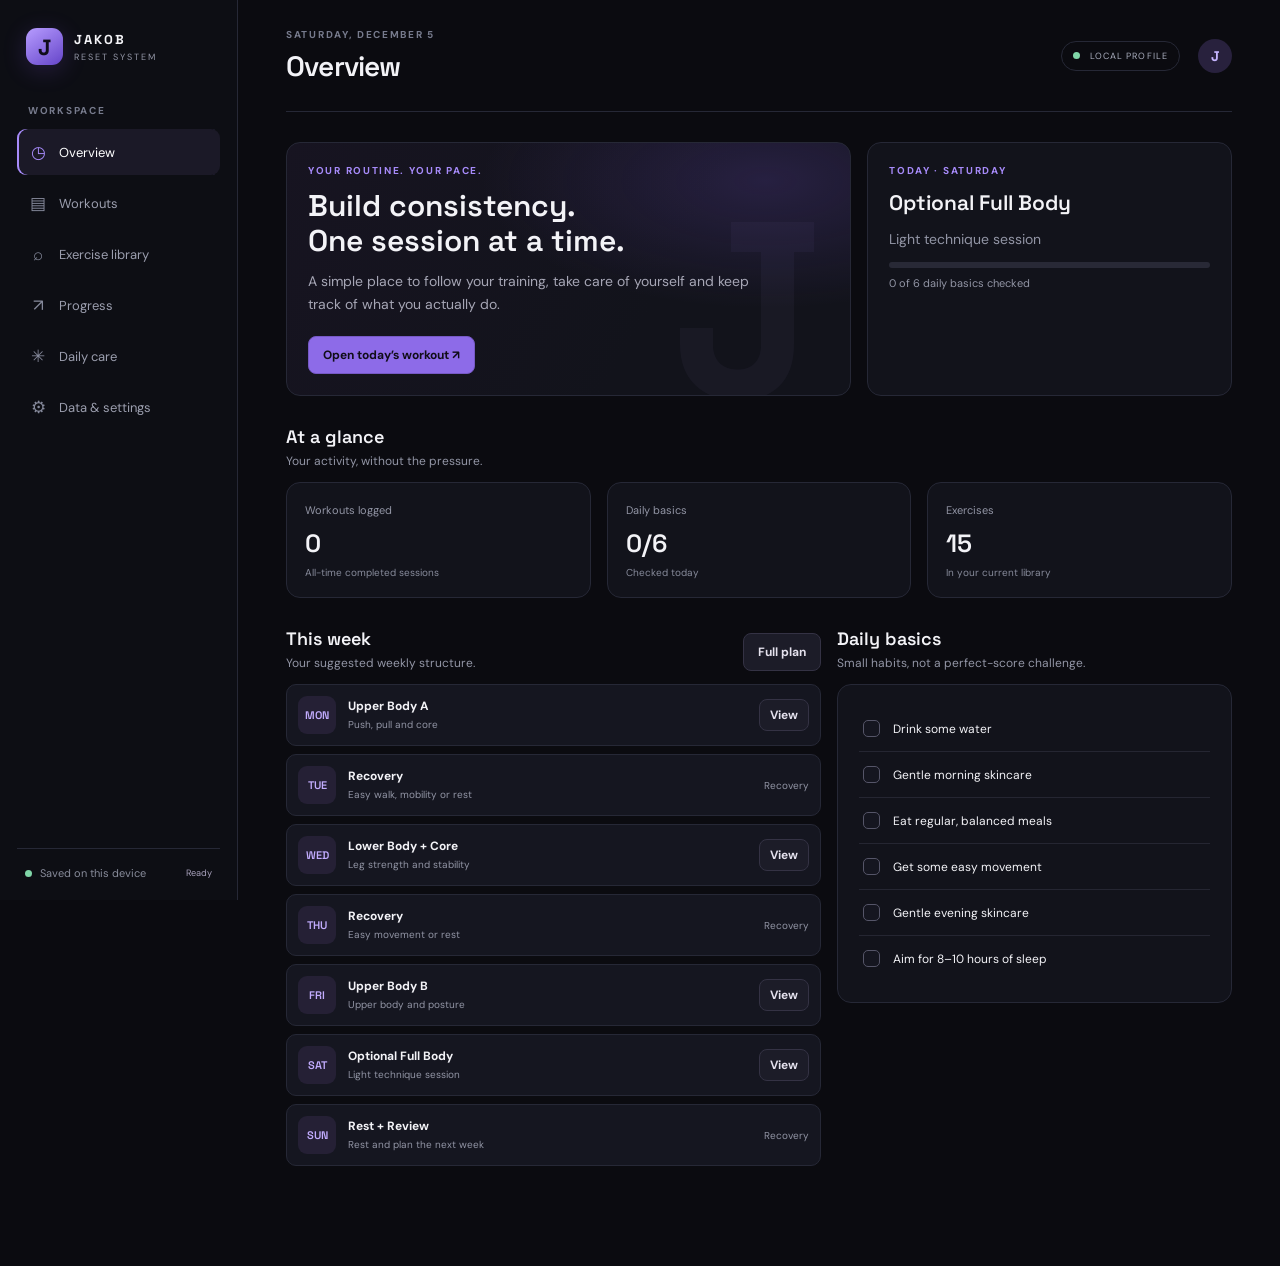
<file: index.html>
<!doctype html>
<html lang="en">
<head>
<meta charset="utf-8"><meta name="viewport" content="width=device-width,initial-scale=1">
<meta name="theme-color" content="#0b0b10"><meta name="description" content="Jakob Reset — workouts, habits and progress.">
<title>Jakob Reset</title>
<link rel="preconnect" href="https://fonts.googleapis.com"><link rel="preconnect" href="https://fonts.gstatic.com" crossorigin>
<link href="https://fonts.googleapis.com/css2?family=DM+Sans:wght@400;500;600;700&family=Space+Grotesk:wght@500;600;700&display=swap" rel="stylesheet">
<link rel="stylesheet" href="style.css"><link rel="manifest" href="manifest.webmanifest">
</head>
<body>
<div class="app-shell">
<aside class="sidebar">
  <div class="brand"><div class="brand-mark">J</div><div><strong>JAKOB</strong><span>RESET SYSTEM</span></div></div>
  <div class="side-label">WORKSPACE</div>
  <nav id="sideNav">
    <button class="nav-item active" data-view="today"><span>◷</span> Overview</button>
    <button class="nav-item" data-view="workouts"><span>▤</span> Workouts</button>
    <button class="nav-item" data-view="library"><span>⌕</span> Exercise library</button>
    <button class="nav-item" data-view="progress"><span>↗</span> Progress</button>
    <button class="nav-item" data-view="care"><span>✳</span> Daily care</button>
    <button class="nav-item" data-view="settings"><span>⚙</span> Data & settings</button>
  </nav>
  <div class="sidebar-bottom"><div class="status-dot"></div><span>Saved on this device</span><small id="saveState">Ready</small></div>
</aside>
<main class="main">
  <header class="topbar"><div><div class="eyebrow" id="dateLine">YOUR PERSONAL DASHBOARD</div><h1 id="pageTitle">Overview</h1></div><div class="top-right"><span class="local-pill"><i></i> LOCAL PROFILE</span><div class="avatar">J</div></div></header>
  <div id="content" class="content"></div>
</main>
</div>
<div class="mobile-nav" id="mobileNav">
<button class="active" data-view="today"><b>◷</b>Home</button><button data-view="workouts"><b>▤</b>Plan</button><button data-view="library"><b>⌕</b>Exercises</button><button data-view="progress"><b>↗</b>Progress</button><button data-view="settings"><b>⚙</b>More</button>
</div>
<div id="toast" class="toast"></div>
<input type="file" id="planInput" accept=".json,application/json" hidden><input type="file" id="backupInput" accept=".json,application/json" hidden>
<script src="app.js"></script>
</body></html>
</file>
<file: style.css>
*{box-sizing:border-box} :root{--bg:#0b0b10;--panel:#12131b;--panel2:#171923;--line:#262836;--text:#f3f3f7;--muted:#9295a5;--purple:#a78bfa;--purple2:#7c5ce7;--green:#9de2bd;--red:#ff9b9b}body{margin:0;background:var(--bg);color:var(--text);font-family:'DM Sans',sans-serif;font-size:14px}button,input{font:inherit}button{cursor:pointer}.app-shell{min-height:100vh;display:flex}.sidebar{width:238px;border-right:1px solid var(--line);padding:28px 17px 20px;display:flex;flex-direction:column;position:fixed;inset:0 auto 0 0;background:#0d0e14;z-index:5}.brand{display:flex;align-items:center;gap:11px;padding:0 9px 39px}.brand-mark{width:37px;height:37px;border-radius:11px;background:linear-gradient(145deg,#b79cff,#6545c9);display:grid;place-items:center;color:#100d1b;font:700 22px 'Space Grotesk';box-shadow:0 5px 25px #8b5cf633}.brand strong{display:block;font:700 13px 'Space Grotesk';letter-spacing:2px}.brand span{display:block;color:var(--muted);font-size:9px;letter-spacing:2px;margin-top:3px}.side-label,.eyebrow{font-size:10px;letter-spacing:1.7px;color:#777b8d;font-weight:700}.side-label{padding:0 11px 12px}.sidebar nav{display:grid;gap:5px}.nav-item{border:0;background:transparent;color:#9b9eae;text-align:left;padding:12px 12px;border-radius:9px;display:flex;align-items:center;gap:12px;font-size:13px}.nav-item span{font-size:17px;width:18px;text-align:center;color:#85899b}.nav-item:hover,.nav-item.active{background:#1b1927;color:#fff}.nav-item.active{box-shadow:inset 2px 0 var(--purple)}.nav-item.active span{color:var(--purple)}.sidebar-bottom{margin-top:auto;border-top:1px solid var(--line);padding:17px 8px 0;display:flex;align-items:center;gap:8px;color:#888c9b;font-size:11px}.sidebar-bottom small{margin-left:auto;color:#a8a1bc}.status-dot,.local-pill i{width:7px;height:7px;border-radius:50%;background:#80d6a8;display:inline-block}.main{margin-left:238px;width:calc(100% - 238px);max-width:1600px;padding:0 48px 70px}.topbar{height:112px;display:flex;align-items:center;justify-content:space-between;border-bottom:1px solid var(--line)}h1{font:600 28px 'Space Grotesk';margin:7px 0 0;letter-spacing:-.8px}.top-right{display:flex;align-items:center;gap:18px}.local-pill{border:1px solid var(--line);border-radius:30px;padding:8px 11px;color:#aaaebe;font-size:9px;letter-spacing:1.1px}.local-pill i{margin-right:7px}.avatar{width:34px;height:34px;border-radius:50%;display:grid;place-items:center;background:#28213d;color:#c6b5ff;font:700 14px 'Space Grotesk'}.content{padding:30px 0;max-width:1180px}.grid{display:grid;gap:16px}.hero-grid{grid-template-columns:1.55fr 1fr}.panel{background:var(--panel);border:1px solid var(--line);border-radius:14px;padding:21px}.hero{min-height:210px;position:relative;overflow:hidden;background:radial-gradient(ellipse at 85% 15%,#6043a944,transparent 42%),linear-gradient(120deg,#171421,#12131b 65%)}.hero:after{content:"J";position:absolute;right:25px;bottom:-75px;font:700 250px 'Space Grotesk';color:#b69aff0b;pointer-events:none}.hero h2{font:600 30px 'Space Grotesk';max-width:480px;line-height:1.15;margin:12px 0}.hero p{color:#a6a6b5;max-width:470px;line-height:1.65;margin:0 0 20px}.kicker{color:var(--purple);font-size:10px;letter-spacing:1.7px;font-weight:700}.button{border:1px solid #7659c5;background:#8d6be8;color:#100d18;border-radius:8px;padding:10px 14px;font-weight:700;font-size:12px}.button:hover{filter:brightness(1.12)}.button.secondary{background:#1c1c28;color:#e4e1ed;border-color:#343244}.button.ghost{background:transparent;color:#bfb4e5;border-color:#3a334f}.button.danger{background:#2b171c;color:#ffaaaa;border-color:#573039}.section-head{display:flex;align-items:end;justify-content:space-between;margin:29px 0 13px}.section-head h2{font:600 18px 'Space Grotesk';margin:0}.section-head p{color:var(--muted);font-size:12px;margin:5px 0 0}.stats{grid-template-columns:repeat(3,1fr)}.stat{padding:17px 18px}.stat label{color:var(--muted);font-size:11px}.stat strong{display:block;font:600 25px 'Space Grotesk';margin:9px 0 3px}.stat small{color:#878b9b;font-size:10px}.progress-track{height:6px;background:#282936;border-radius:8px;overflow:hidden;margin-top:13px}.progress-fill{height:100%;background:linear-gradient(90deg,#8866e7,#c1a8ff);border-radius:8px;transition:width .2s}.two-col{grid-template-columns:1.15fr .85fr}.day-list{display:grid;gap:8px}.day-row{display:flex;align-items:center;gap:12px;padding:11px;border:1px solid var(--line);border-radius:10px;background:#151620}.day-tag{width:38px;height:38px;border-radius:9px;background:#252035;color:#c3adff;display:grid;place-items:center;font:600 11px 'Space Grotesk'}.day-info{flex:1;min-width:0}.day-info strong{display:block;font-size:12px}.day-info small{color:var(--muted);font-size:10px}.day-row .button{padding:7px 10px}.habit-row{display:flex;align-items:center;gap:10px;padding:11px 0;border-bottom:1px solid #252632}.habit-row:last-child{border:0}.check{appearance:none;width:17px;height:17px;border:1px solid #555568;border-radius:5px;background:#151620;cursor:pointer;flex:none}.check:checked{background:var(--purple);border-color:var(--purple)}.check:checked:after{content:'✓';display:block;color:#14111d;font-weight:800;font-size:12px;text-align:center;line-height:15px}.habit-row label{flex:1;font-size:12px}.habit-row.done label{color:#7f8493;text-decoration:line-through}.muted{color:var(--muted)}.workout-card{padding:17px;display:flex;gap:14px;align-items:center}.workout-icon{width:45px;height:45px;border-radius:11px;background:#29213e;color:#c2aaff;display:grid;place-items:center;font-size:20px}.workout-card .grow{flex:1}.workout-card h3{margin:0 0 5px;font:600 15px 'Space Grotesk'}.workout-card p{margin:0;color:var(--muted);font-size:11px}.exercise-list{display:grid;gap:10px}.exercise-card{display:grid;grid-template-columns:74px 1fr auto;gap:14px;align-items:center;padding:13px;background:#151620;border:1px solid var(--line);border-radius:11px}.exercise-thumb{height:66px;border-radius:8px;background:linear-gradient(145deg,#29213d,#191a25);display:grid;place-items:center;color:#b9a2ff;font:600 22px 'Space Grotesk'}.exercise-card h3{font:600 14px 'Space Grotesk';margin:0 0 4px}.exercise-card p{margin:0;color:var(--muted);font-size:11px;line-height:1.5}.exercise-actions{display:flex;gap:7px;flex-wrap:wrap;justify-content:end}.small-btn{background:#222331;border:1px solid #373849;color:#d7d3e4;border-radius:7px;padding:7px 9px;font-size:10px}.workout-top{display:flex;justify-content:space-between;align-items:start;gap:15px}.workout-top h2{font:600 23px 'Space Grotesk';margin:5px 0}.workout-top p{color:var(--muted);font-size:12px;line-height:1.5;max-width:640px}.exercise-detail{padding:18px;margin-top:12px}.detail-head{display:flex;justify-content:space-between;gap:12px}.detail-head h3{font:600 16px 'Space Grotesk';margin:0 0 5px}.meta{color:#a9a3ba;font-size:11px}.detail-body{color:#c3c4ce;line-height:1.7;font-size:12px;margin:14px 0}.form-list{padding-left:18px;color:#9fa2b1;font-size:11px;line-height:1.8}.set-grid{display:grid;grid-template-columns:repeat(auto-fit,minmax(130px,1fr));gap:8px;margin-top:14px}.set-box{background:#101119;border:1px solid #303141;border-radius:9px;padding:10px}.set-box label{display:block;color:var(--muted);font-size:10px;margin-bottom:7px}.set-box input{width:100%;background:#1b1c27;border:1px solid #353648;color:#fff;border-radius:6px;padding:8px;font-size:12px}.set-box .checkline{display:flex;align-items:center;gap:7px;margin-top:8px;color:#aaaebe;font-size:10px}.link-row{display:flex;gap:9px;flex-wrap:wrap;margin-top:12px}.text-link{color:#c2adff;text-decoration:none;font-size:11px}.text-link:hover{text-decoration:underline}.filter-row{display:flex;gap:8px;flex-wrap:wrap;margin:15px 0}.filter{background:#171822;border:1px solid var(--line);color:#aeb0bf;padding:8px 11px;border-radius:30px;font-size:11px}.filter.active{background:#2a2140;border-color:#6950a8;color:#d8caff}.bar-chart{height:155px;display:flex;align-items:end;gap:10px;padding:15px 5px 0}.bar-col{flex:1;display:flex;flex-direction:column;justify-content:end;align-items:center;height:100%;gap:7px}.bar{width:min(36px,70%);background:linear-gradient(180deg,#c1a6ff,#7452c8);border-radius:5px 5px 2px 2px;min-height:3px}.bar-col small{font-size:9px;color:var(--muted)}.empty{padding:30px;text-align:center;color:var(--muted);border:1px dashed #363747;border-radius:11px;font-size:12px}.care-grid{grid-template-columns:1fr 1fr}.care-list{padding-left:18px;color:#b8bac6;line-height:1.8;font-size:12px}.settings-grid{grid-template-columns:1fr 1fr}.setting-card h3{font:600 15px 'Space Grotesk';margin:0 0 8px}.setting-card p{color:var(--muted);font-size:11px;line-height:1.6}.button-row{display:flex;gap:8px;flex-wrap:wrap;margin-top:14px}.notice{border:1px solid #4b3c69;background:#1a1725;color:#c9c0dc;border-radius:10px;padding:13px;font-size:11px;line-height:1.65;margin-top:14px}.toast{position:fixed;bottom:25px;left:50%;transform:translate(-50%,20px);opacity:0;pointer-events:none;background:#e9e2ff;color:#181322;padding:11px 16px;border-radius:9px;font-weight:700;font-size:12px;transition:.2s;z-index:20}.toast.show{opacity:1;transform:translate(-50%,0)}.mobile-nav{display:none}
@media(max-width:900px){.sidebar{width:205px}.main{margin-left:205px;width:calc(100% - 205px);padding:0 25px 50px}.hero-grid,.two-col{grid-template-columns:1fr}.hero{min-height:190px}}
@media(max-width:620px){.sidebar{display:none}.main{margin:0;width:100%;padding:0 16px 90px}.topbar{height:86px}.topbar h1{font-size:24px}.local-pill{display:none}.content{padding-top:20px}.hero h2{font-size:25px}.stats{grid-template-columns:repeat(3,1fr);gap:8px}.stat{padding:13px 10px}.stat strong{font-size:20px}.stat label{font-size:9px}.stat small{font-size:9px}.panel{padding:16px}.exercise-card{grid-template-columns:52px 1fr}.exercise-thumb{height:54px}.exercise-actions{grid-column:2;justify-content:start}.mobile-nav{position:fixed;display:flex;bottom:0;left:0;right:0;background:#11121aee;backdrop-filter:blur(15px);border-top:1px solid var(--line);padding:8px 5px calc(8px + env(safe-area-inset-bottom));justify-content:space-around;z-index:10}.mobile-nav button{border:0;background:transparent;color:#85899a;font-size:9px;display:grid;gap:4px;justify-items:center;min-width:50px}.mobile-nav b{font-size:18px;font-weight:400}.mobile-nav button.active{color:#c7b2ff}.workout-top{display:block}.workout-top .button{margin-bottom:10px}.settings-grid,.care-grid{grid-template-columns:1fr}}
</file>
